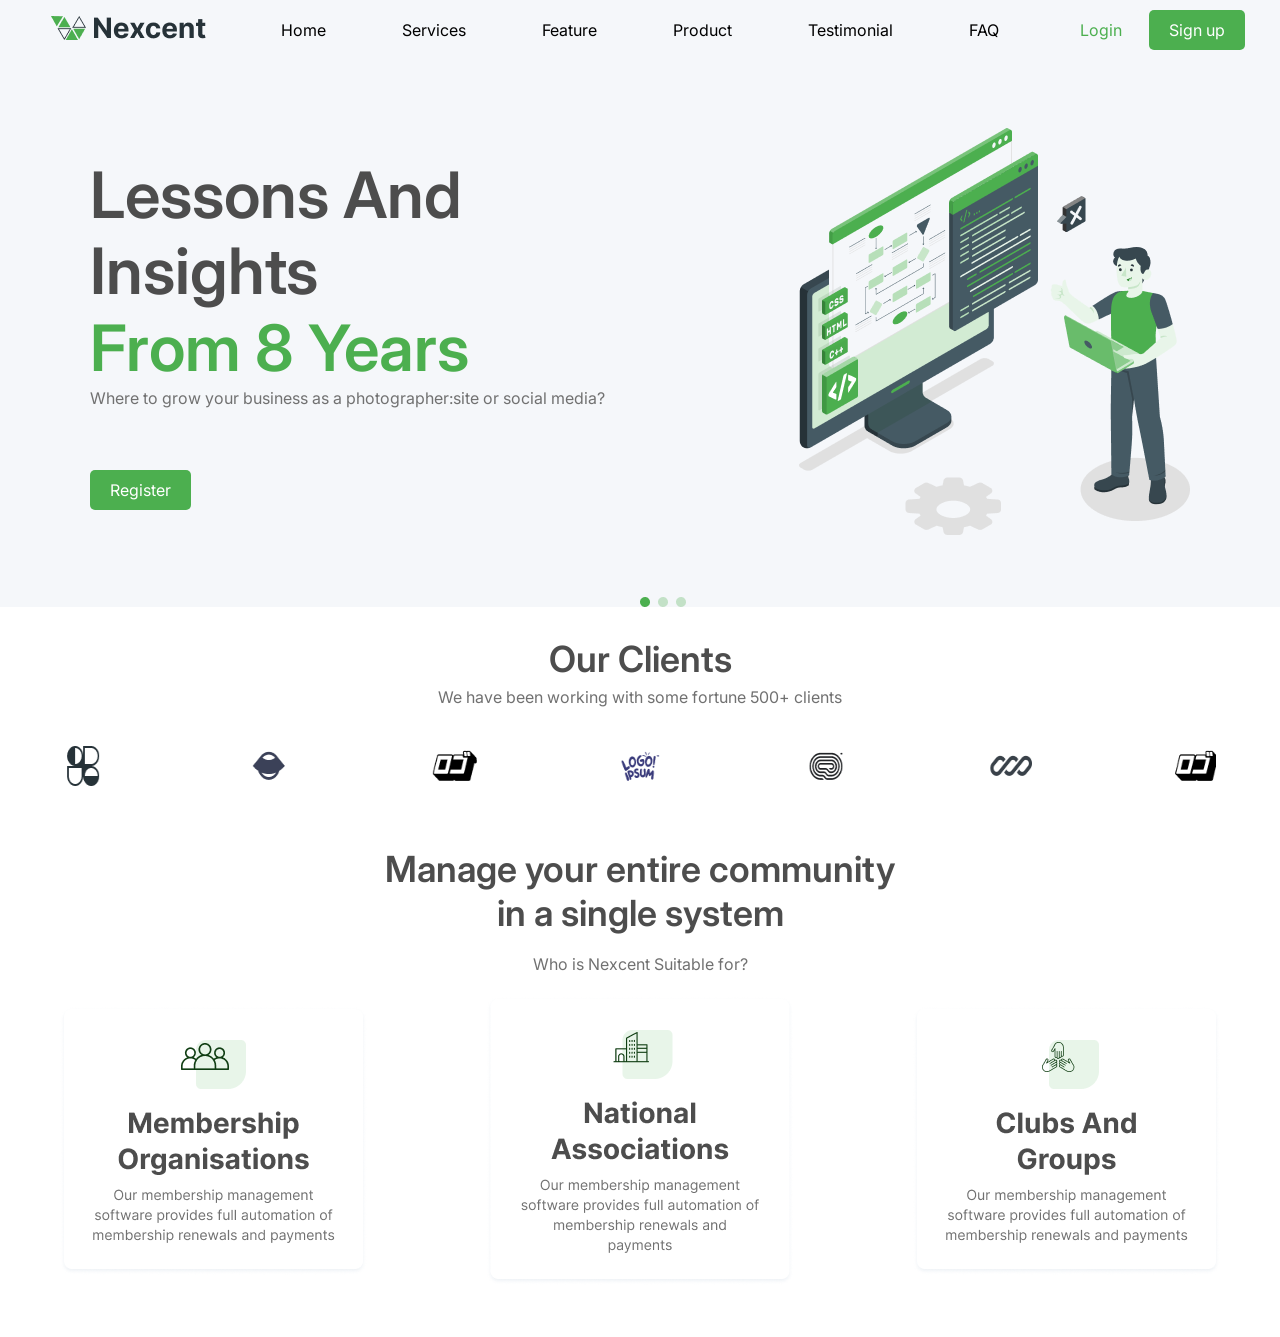
<file: index.html>
<!DOCTYPE html>
<html lang="en">
<head>
    <meta charset="UTF-8">
    <meta name="viewport" content="width=device-width, initial-scale=1.0">
    <title>Nexcent</title>
    <link rel="stylesheet" href="style.css">
</head>

<body>
   
        
                   <div id="container">
             <header>
        <nav>
            <div class="logo">
                <a href="index.html"><img src="./assets/Logo.png" alt=""></a>
            </div>
            <div class="navmenu">
                <ul>
                    <li><a href="index.html">Home</a></li>
                    <li><a href="#">Services</a></li>
                    <li><a href="#">Feature</a></li>
                    <li><a href="#">Product</a></li>
                    <li><a href="#">Testimonial</a></li>
                    <li><a href="#">FAQ</a></li>
                </ul>
            </div>
            <div class="register">
                <ul>
                    <a href="login.html" class="btn2"><li >Login</li></a>
                    <a href="singup.html"><li class="btn">Sign up</li></a>
                </ul>
            </div>
        </nav>
    </header>
    <main>
        <div class="hero-section">
            
            <div class="hero-text"><span class="mainline">Lessons And Insights <br><span class="mainline2">From 8 Years</span></span><br><span class="minitxt">Where to grow your business as a photographer:site or social media?</span><br><br><br><a href="singup.html" class="btn">Register</a></div>
            <div class="hero-img"><img src="./assets/Illustration.png" alt=""></div>
            <img src="./assets/Dot.png" alt="" class="dot">
        </div>

        <div class="clients">
            <p class="oc">Our Clients</p><br>
            <p class="oc1">We have been working with some fortune 500+ clients</p>
            <img src="./assets/Clients Logos.png" alt="" class="clientslogo">
            <p class="oc2">Manage your entire community<br>in a single system <br> <span >Who is Nexcent Suitable for?</span></p>
            <div class="frame4"><img src="./assets/Frame 4.png" alt=""></div>
        </div> 
          
         
 </div>
    

</body>

  
</html>
</file>
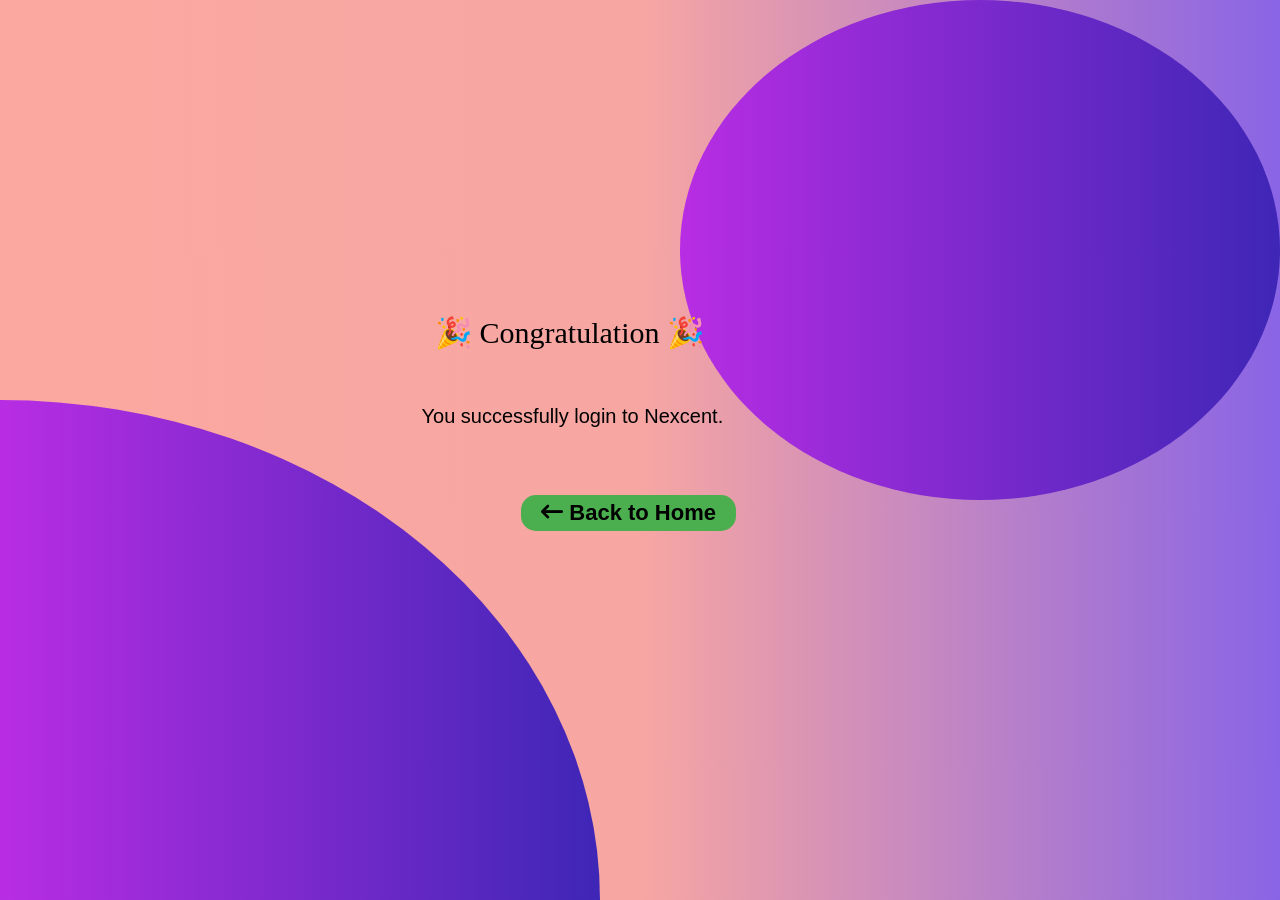
<file: congrates.html>
<!DOCTYPE html>
<html lang="en">
<head>
    <meta charset="UTF-8">
    <meta name="viewport" content="width=device-width, initial-scale=1.0">
    <title>Document</title>
    <link rel="stylesheet" href="c.css">
 <link rel="stylesheet" href="https://cdnjs.cloudflare.com/ajax/libs/font-awesome/6.5.1/css/all.min.css">

</head>
<body>
    <P class="c">🎉 Congratulation 🎉</P> 
     <div class="circle1"></div>
     <div class="circle2"></div>
     <p class="c2">You successfully login to Nexcent.</p>
     <a href="index.html" class="bth"><i class="fa-solid fa-arrow-left-long"></i> Back to Home</a>
</body>
</html>
</file>
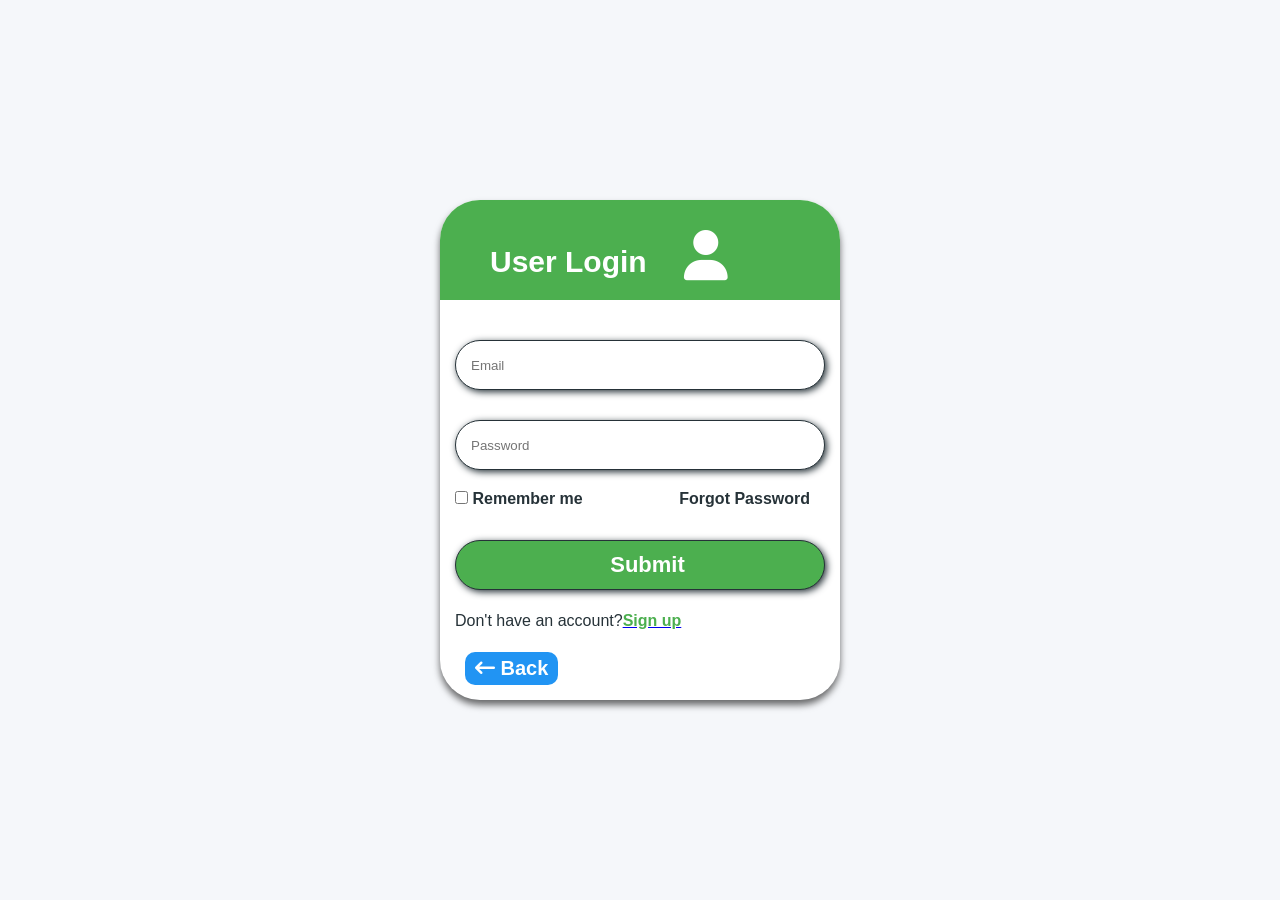
<file: login.html>
<!DOCTYPE html>
<html lang="en">
<head>
  <meta charset="UTF-8">
  <meta name="viewport" content="width=device-width, initial-scale=1.0">
  <title>Document</title>
  <link rel="stylesheet" href="login.css">
 <link rel="stylesheet" href="https://cdnjs.cloudflare.com/ajax/libs/font-awesome/6.5.1/css/all.min.css">
</head>
<body>
  <div class="logincard">
    <div class="userlogo"><p>User Login</p><i class="fa-solid fa-user"></i></div>
    <input type="email" placeholder="Email" class="logintext1">
    <input type="password" placeholder="Password" class="logintext2">
     <div class="checkbox1"><input type="checkbox" id="checkbox">
    <label for="checkbox"><b>Remember me</b></label></div>
    <p class="fp">Forgot Password</p>
    <a href="congrates.html"><div class="submitbtn">Submit</div></a>
    <p class="ll">Don't have an account?<a href="singup.html"><span class="lll">Sign up</span></a></p>
  
     <a href="index.html"><div class="backbtn"><i class="fa-solid fa-arrow-left-long"></i> Back</div></a>
  </div>
</body>
</html>
</file>
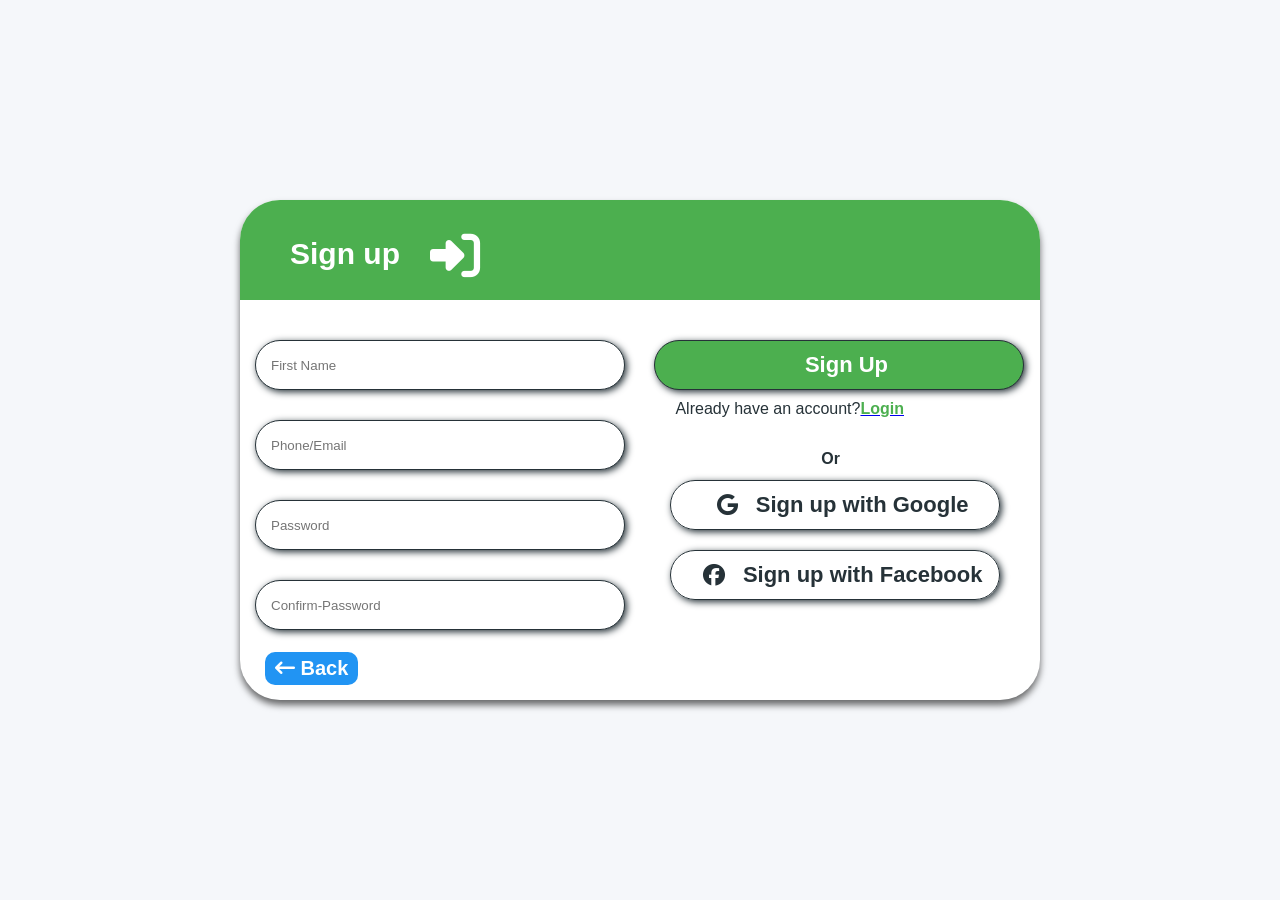
<file: singup.html>
<!DOCTYPE html>
<html lang="en">
<head>
  <meta charset="UTF-8">
  <meta name="viewport" content="width=device-width, initial-scale=1.0">
  <title>Document</title>
  <link rel="stylesheet" href="signup.css">
 <link rel="stylesheet" href="https://cdnjs.cloudflare.com/ajax/libs/font-awesome/6.5.1/css/all.min.css">
</head>
<body>
  <div class="logincard">
    <div class="userlogo"><p>Sign up</p><i class="fa-solid fa-right-to-bracket"></i></div>
    <input type="text" placeholder="First Name" class="logintext1">
    <input type="text" placeholder="Phone/Email" class="logintext2">
    <input type="text" placeholder="Password" class="logintext3">
    <input type="text" placeholder="Confirm-Password" class="logintext4">
     
    <a href="congrates.html"><div class="submitbtn">Sign Up</div></a>
    <p class="ll">Already have an account?<a href="login.html"><span class="lll">Login</span></a></p>
  
     <a href="index.html"><div class="backbtn"><i class="fa-solid fa-arrow-left-long"></i> Back</div></a>
     <p class="or">Or</p>
     <a href="#" ><div class="sug"><i class="fa-brands fa-google"></i> &nbsp;&nbsp; Sign up with Google</div></a>
     <a href="#" ><div class="suf"><i class="fa-brands fa-facebook"></i> &nbsp;&nbsp; Sign up with Facebook</div></a>
  </div>
</body>
</html>
</file>
<file: style.css>
@import url('https://fonts.googleapis.com/css2?family=Inter:ital,opsz,wght@0,14..32,100..900;1,14..32,100..900&family=Montserrat:ital,wght@0,100..900;1,100..900&display=swap');

:root {
	--neutral-white: #fff;
	--neutral-silver: #f5f7fa;
	--neutral-grey-blue: #abbed1;
	--neutral-l-grey: #89939e;
	--neutral-grey: #717171;
	--neutral-d-grey: #4d4d4d;
	--neutral-black: #263238;
	--neutral-white-stroke: #abbed1;
	--brand-info: #2194f3;
	--brand-secondary: #263238;
	--brand-primary: #4caf4f;
	--shade-s1: #43a046;
	--shade-s2: #388e3b;
	--shade-s3: #237d31;
	--shade-s4: #1b5e1f;
	--shade-s5: #103e13;
	--tint-t1: #66bb69;
	--tint-t2: #81c784;
	--tint-t3: #a5d6a7;
	--tint-t4: #c8e6c9;
	--tint-t5: #e8f5e9;
	--action-success: #2e7d31;
	--action-error: #e53835;
	--action-warning: #fbc02d;
}
*{
    margin: 0;
    padding: 0;
    box-sizing: border-box;
}

ul,ol{
    list-style: none;
}
body{
    
    font-family: 'inter';
    height: 100vh;
    
    overflow-x: hidden;
}
#container{
   max-width: 1440px;
    width: 100%;
    margin: 0 auto; 
    
}
a{
    text-decoration: none;
    color: inherit;
    display: inline-block;
}

nav{
     height: 60px;
    display: flex;
    width: 100%;
    align-items: center;
    background: #f5f7fa;

}
.logo{
    width: 20%;
    display: flex;
    justify-content: center;

}
.navmenu{
    width:60%;
}
.navmenu ul li{
    transition: 0.3s all ease;
}
.navmenu ul{
    
    display: flex;
    justify-content: space-around;
    gap: 25px;
}
.register{
    width:20%;
}
.register ul{
    display:flex;
    justify-content: center;
    gap:7px;
}
.btn{
    padding: 10px 20px;
    background: var(--brand-primary);
    color: white;
    border-radius: 5px;
    cursor: pointer;
    transition: all 0.3s ease;
}
.btn:hover{
    background: #f5f7fa;
    color:var(--brand-primary);
    border: 1px solid var(--brand-primary) ;
    scale: 0.9;
}
.btn2{
    padding: 10px 20px;
    background: #f5f7fa;
    color:var(--brand-primary);
    border-radius: 5px;
    
    transition: all 0.3s ease;
}
.btn2:hover{
    background:var(--brand-primary) ;
    color: white;
    scale: 0.9;

}
.navmenu ul li:hover{
 scale: 1.1;
 color: #66bb69;
 border: none;
 font-weight: bold;
}
.hero-section{
    display: flex;
padding: 96px 90px 96px 90px;
width: 100%;
height: 547px;
background:  #f5f7fa;
align-items: center;
background: var(--neutral-silver);
gap: 100px;
position: relative;
}
.hero-text .mainline{
    font-family: var(--font-family);
font-weight: 600;
font-size: 64px;
line-height: 119%;
color: var(--neutral-d-grey);
}
.hero-text .mainline2{
    color: var(--brand-primary)
}
.hero-section .minitxt{
    font-family: var(--font-family);
font-weight: 400;
font-size: 16px;
line-height: 150%;
color: var(--neutral-grey);
}
.hero-text a{
    margin-top: 20px;
}
/* .hero-img img{
    margin-right: -100px;
} */
 .hero-text {
    width: 700px;
 }
 .dot{
  position: absolute;
    bottom: 0;
    left:50%;
 }
 .clients{
    width: 100%;
    position: relative;
    height: 700px;
    
    margin-top: 30px;
    display: flex;
    justify-content: center;
 }
 .clients .oc{
     position: absolute;
     font-family: var(--font-family);
     font-weight: 600;
     font-size: 36px;
     color: var(--neutral-d-grey);
 }
 .clients .oc1{
    position: absolute;
    top: 50px;
    font-family: var(--font-family);
    font-weight: 400;
    font-size: 16px;

    color: var(--neutral-grey)
 }
 .clientslogo{
    width: 90%;
    height: 98px;
    position: absolute;
    top: 80px;
 }
 .oc2{
     font-family: var(--font-family);
     font-weight: 600;
     font-size: 36px;
     text-align: center;
     color: var(--neutral-d-grey);
     position: absolute;
     top:210px;
 }
 .oc2 span{
    font-family: var(--font-family);
font-weight: 400;
font-size: 16px;

color: var(--neutral-grey);
 }
 .frame4{
    position: absolute;
    top: 360px;
    
 }
  .image1{
    margin-top: 50px;
  }
  .fter{
    margin-top:70px ;
  }
</file>
<file: c.css>
*{
    margin: 0;
    padding: 0;
    box-sizing: border-box;
}
body{
    position: relative;
    font-family: Arial, Helvetica, sans-serif;
    background: linear-gradient(to right ,#FBA8A0,#F7A6A2,#8964E5);
    overflow: hidden;
    height: 100vh;
}
.circle1{
    position: absolute;
    width: 600px;
    height: 500px;
    background: linear-gradient(to right, #b82de3,#3e26b6);
    bottom: 0px; 
    border-radius: 0px 100% 0% 0%;
}
.circle2{
    position: absolute;
    width: 600px;
    height: 500px;
    background: linear-gradient(to right, #b82de3,#3e26b6);
    right: 0; 
    border-radius:100% ;
}
.c{
    position: absolute;
   right:45%;
   font-family: cursive;
   top: 35%;
   font-size: 30px;
   z-index: 1;
}
a{
    text-decoration: none;
    display: inline-block;
    color: inherit;
}

.c2{
    position: absolute;
   right:43.5%;
   
   top: 45%;
   font-size: 20px;
   z-index: 1;
}
.bth{
     position: absolute;
   right:42.5%;
   font-weight: bold;
   top: 55%;
   font-size: 22px;
   z-index: 1;
   background:  #4caf4f;
   padding: 5px 20px;
   border-radius: 15px;
}
</file>
<file: login.css>
:root {
	--neutral-white: #fff;
	--neutral-silver: #f5f7fa;
	--neutral-grey-blue: #abbed1;
	--neutral-l-grey: #89939e;
	--neutral-grey: #717171;
	--neutral-d-grey: #4d4d4d;
	--neutral-black: #263238;
	--neutral-white-stroke: #abbed1;
	--brand-info: #2194f3;
	--brand-secondary: #263238;
	--brand-primary: #4caf4f;
	--shade-s1: #43a046;
	--shade-s2: #388e3b;
	--shade-s3: #237d31;
	--shade-s4: #1b5e1f;
	--shade-s5: #103e13;
	--tint-t1: #66bb69;
	--tint-t2: #81c784;
	--tint-t3: #a5d6a7;
	--tint-t4: #c8e6c9;
	--tint-t5: #e8f5e9;
	--action-success: #2e7d31;
	--action-error: #e53835;
	--action-warning: #fbc02d;
}
*{
    margin: 0;
    padding: 0;
    box-sizing: border-box;
}
body{
    background: var(--neutral-silver);
    height: 100vh;
    display: flex;
    justify-content: center;
    align-items: center;
    position: relative;
}
.logincard{
    
    width: 400px;
    height: 500px;
    background:  var(--neutral-white);
    border-radius: 40px;
    position: relative;
    box-shadow: 0px 5px 7px rgba(0, 0, 0, 0.579);
    
}
.userlogo i{
    position: absolute;
    font-size: 50px;
    right:28%;
    top: 30px;
   
    color: var(--neutral-white)
}
.userlogo p{
    position: absolute;
    font-family: Arial, Helvetica, sans-serif;
    font-size: 30px;
    top: 45px;
    left: 50px;
    font-weight: bolder;
    color: var(--neutral-white);

}
.logincard::before{
    content: '';
    position: absolute;
    width:400px;
    height:100px;
    background: var(--brand-primary);
    border-radius: 40px 40px 0px 0px;
    

}
.logintext1{
    position: absolute;
    top: 140px;
    width: 370px;
    left: 15px;
    height: 50px;
    border-radius: 30px;
    border: 1px solid var(--brand-secondary);
    outline: none;
    padding-left: 15px;
    box-shadow: 2px 2px 7px var(--neutral-black);
    color: var(--brand-primary);
}

.logintext2{
    position: absolute;
    top: 220px;
    width: 370px;
    left: 15px;
    height: 50px;
    border-radius: 30px;
    border: 1px solid var(--brand-secondary);
    outline: none;
    padding-left: 15px;
    box-shadow: 2px 2px 7px var(--neutral-black);
    color: var(--brand-primary);
   
}
.logintext1:focus , .logintext2:focus{
    border: 1px solid var(--brand-primary);
     font-size: 18px;
      box-shadow: 2px 2px 7px var(--brand-primary);
    
}
.checkbox1{
    position: absolute;
    top: 290px;
    left: 15px;
}
.checkbox1{
    font-family: Arial, Helvetica, sans-serif;
    color: var(--neutral-black);

}
.checkbox1 input[type="checkbox"]:checked + label {
    color: #4caf4f;
}
.fp{
    position: absolute;
    font-weight: bold;
    cursor: pointer;
    color: #263238;
    top: 290px;
    right:30px;
    font-family: Arial, Helvetica, sans-serif;
}
.fp:hover{
    color: var(--brand-primary);
}
.submitbtn{
   position: absolute;
    top: 340px;
    width: 370px;
    left: 15px;
    height: 50px;
    border-radius: 30px;
    border: 1px solid var(--brand-secondary);
    outline: none;
    padding-left: 15px;
    box-shadow: 2px 2px 7px var(--neutral-black);
    color: var(--neutral-white);
    background: var(--brand-primary);
    font-family: Arial, Helvetica, sans-serif;
    display: flex;
    justify-content: center;
    align-items: center;
    font-weight: bold;
    font-size: 22px;
    cursor: pointer;
    transition: all ease 0.1s;
    
}
.submitbtn:hover{
    background: var(--tint-t1);
    scale: 0.95;
}
.ll{
    position: absolute;
    color: #263238;
    font-family: Arial, Helvetica, sans-serif;
    bottom: 70px;
    left: 15px;
}
.lll{
    color: #4caf4f;
    font-weight: bold;
    cursor: pointer;
}
.backbtn{
    position: absolute;
    
    bottom: 15px;
    left: 25px;
    background: var(--brand-info);
    color: var(--neutral-white);
    font-family: Arial, Helvetica, sans-serif;
    font-size: 20px;
    font-weight: bold;
    padding: 5px 10px;
    border-radius: 10px;
}
</file>
<file: signup.css>
:root {
	--neutral-white: #fff;
	--neutral-silver: #f5f7fa;
	--neutral-grey-blue: #abbed1;
	--neutral-l-grey: #89939e;
	--neutral-grey: #717171;
	--neutral-d-grey: #4d4d4d;
	--neutral-black: #263238;
	--neutral-white-stroke: #abbed1;
	--brand-info: #2194f3;
	--brand-secondary: #263238;
	--brand-primary: #4caf4f;
	--shade-s1: #43a046;
	--shade-s2: #388e3b;
	--shade-s3: #237d31;
	--shade-s4: #1b5e1f;
	--shade-s5: #103e13;
	--tint-t1: #66bb69;
	--tint-t2: #81c784;
	--tint-t3: #a5d6a7;
	--tint-t4: #c8e6c9;
	--tint-t5: #e8f5e9;
	--action-success: #2e7d31;
	--action-error: #e53835;
	--action-warning: #fbc02d;
}
*{
    margin: 0;
    padding: 0;
    box-sizing: border-box;
}
body{
    background: var(--neutral-silver);
    height: 100vh;
    display: flex;
    justify-content: center;
    align-items: center;
    position: relative;
    font-family: Arial, Helvetica, sans-serif;
}
.logincard{
    
    width: 800px;
    height: 500px;
    background:  var(--neutral-white);
    border-radius: 40px;
    position: relative;
    box-shadow: 0px 5px 7px rgba(0, 0, 0, 0.579);
    
}
.userlogo i{
    position: absolute;
    font-size: 50px;
    right:70%;
    top: 30px;
   
    color: var(--neutral-white)
}
.userlogo p{
    position: absolute;
    font-family: Arial, Helvetica, sans-serif;
    font-size: 30px;
    top: 37px;
    left: 50px;
    font-weight: bolder;
    color: var(--neutral-white);

}
.logincard::before{
    content: '';
    position: absolute;
    width:800px;
    height:100px;
    background: var(--brand-primary);
    border-radius: 40px 40px 0px 0px;
    

}
.logintext1{
    position: absolute;
    top: 140px;
    width: 370px;
    left: 15px;
    height: 50px;
    border-radius: 30px;
    border: 1px solid var(--brand-secondary);
    outline: none;
    padding-left: 15px;
    box-shadow: 2px 2px 7px var(--neutral-black);
    color: var(--brand-primary);
}

.logintext2{
    position: absolute;
    top: 220px;
    width: 370px;
    left: 15px;
    height: 50px;
    border-radius: 30px;
    border: 1px solid var(--brand-secondary);
    outline: none;
    padding-left: 15px;
    box-shadow: 2px 2px 7px var(--neutral-black);
    color: var(--brand-primary);
   
}

.logintext3{
    position: absolute;
    top: 300px;
    width: 370px;
    left: 15px;
    height: 50px;
    border-radius: 30px;
    border: 1px solid var(--brand-secondary);
    outline: none;
    padding-left: 15px;
    box-shadow: 2px 2px 7px var(--neutral-black);
    color: var(--brand-primary);
}

.logintext4{
    position: absolute;
    top: 380px;
    width: 370px;
    left: 15px;
    height: 50px;
    border-radius: 30px;
    border: 1px solid var(--brand-secondary);
    outline: none;
    padding-left: 15px;
    box-shadow: 2px 2px 7px var(--neutral-black);
    color: var(--brand-primary);
}

.logintext1:focus , .logintext2:focus , .logintext3:focus , .logintext4:focus{
    border: 1px solid var(--brand-primary);
     font-size: 18px;
      box-shadow: 2px 2px 7px var(--brand-primary);
    
}


.submitbtn{
   position: absolute;
    top: 140px;
    width: 370px;
    right: 2%;
    height: 50px;
    border-radius: 30px;
    border: 1px solid var(--brand-secondary);
    outline: none;
    padding-left: 15px;
    box-shadow: 2px 2px 7px var(--neutral-black);
    color: var(--neutral-white);
    background: var(--brand-primary);
    font-family: Arial, Helvetica, sans-serif;
    display: flex;
    justify-content: center;
    align-items: center;
    font-weight: bold;
    font-size: 22px;
    cursor: pointer;
    transition: all ease 0.1s;
    
}
.submitbtn:hover{
    background: var(--tint-t1);
    scale: 0.95;
}
.ll{
    position: absolute;
    color: #263238;
    font-family: Arial, Helvetica, sans-serif;
    top: 200px;
    right: 17%;

}
.lll{
    color: #4caf4f;
    font-weight: bold;
    cursor: pointer;
}
.backbtn{
    position: absolute;
    
    bottom: 15px;
    left: 25px;
    background: var(--brand-info);
    color: var(--neutral-white);
    font-family: Arial, Helvetica, sans-serif;
    font-size: 20px;
    font-weight: bold;
    padding: 5px 10px;
    border-radius: 10px;
}
.or{
    position: absolute;
    color: var(--brand-secondary);
    right: 25%;
    top: 50%;
    font-weight: bold;
}


.sug{
   position: absolute;
    top: 280px;
    width: 330px;
    right: 5%;
    height: 50px;
    border-radius: 30px;
    border: 1px solid var(--brand-secondary);
    outline: none;
    padding-left: 15px;
    box-shadow: 2px 2px 7px var(--neutral-black);
    color: var(--brand-secondary);
    
    font-family: Arial, Helvetica, sans-serif;
    display: flex;
    justify-content: center;
    align-items: center;
    font-weight: bold;
    font-size: 22px;
    cursor: pointer;
    transition: all ease 0.1s;
    
    
}
.suf{
   position: absolute;
    top: 350px;
    width: 330px;
    right: 5%;
    height: 50px;
    border-radius: 30px;
    border: 1px solid var(--brand-secondary);
    outline: none;
    padding-left: 15px;
    box-shadow: 2px 2px 7px var(--neutral-black);
    color: var(--brand-secondary);
    
    font-family: Arial, Helvetica, sans-serif;
    display: flex;
    justify-content: center;
    align-items: center;
    font-weight: bold;
    font-size: 22px;
    cursor: pointer;
    transition: all ease 0.1s;
    
    
}
</file>
